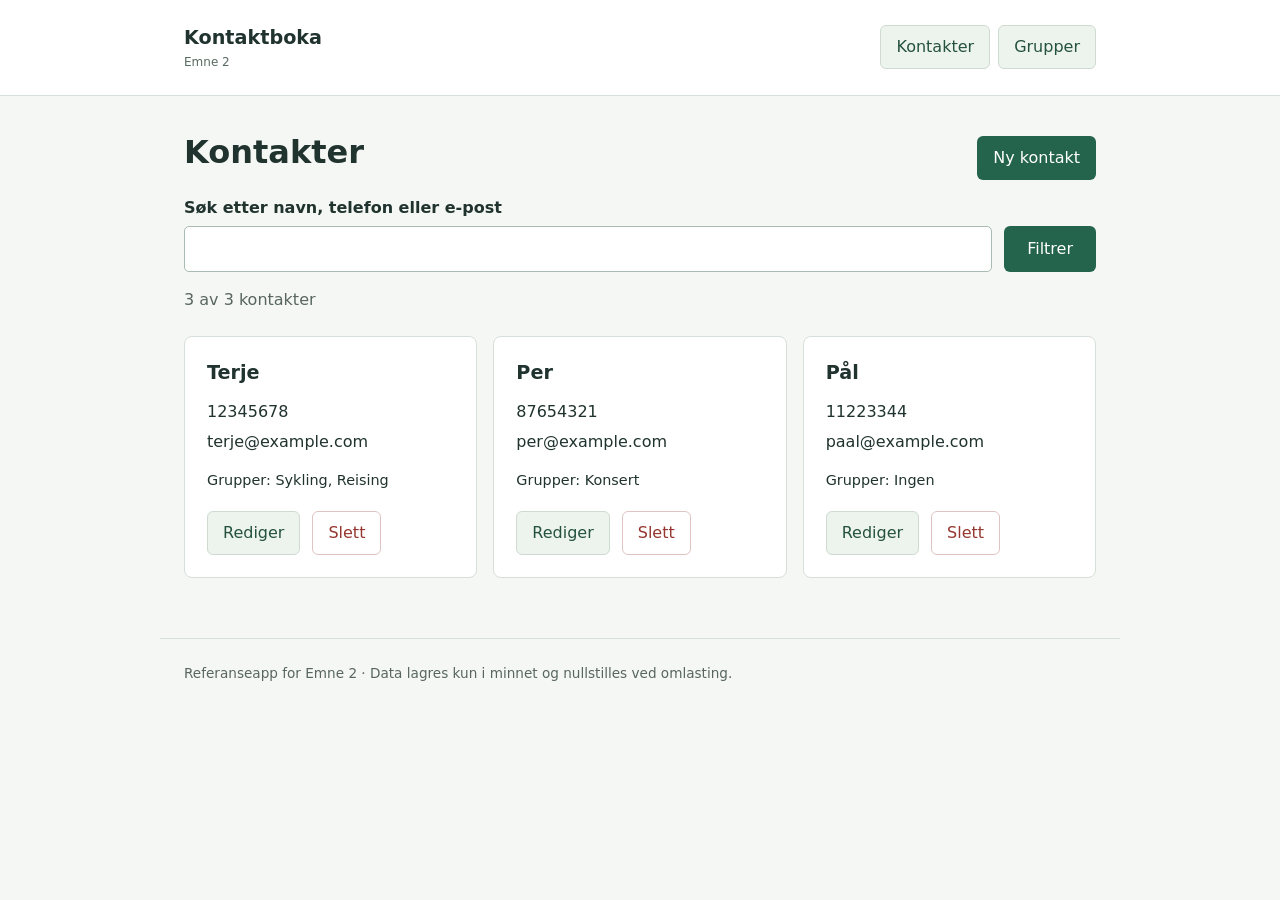
<file: index.html>
<!doctype html>
<html lang="nb">
  <head>
    <meta charset="UTF-8" />
    <meta name="viewport" content="width=device-width, initial-scale=1.0" />
    <title>Kontakter · Emne 2</title>
    <link rel="stylesheet" href="css/style.css">
  </head>
  <body>
    <header>
      <div class="header-inner">
        <span class="brand">Kontaktboka <small>Emne 2</small></span>
        <nav>
          <button class="nav-button" onclick="goToContactsPage()">Kontakter</button>
          <button class="nav-button" onclick="goToGroupsPage()">Grupper</button>
        </nav>
      </div>
    </header>
    <main id="app"></main>
    <footer>Referanseapp for Emne 2 · Data lagres kun i minnet og nullstilles ved omlasting.</footer>
    <script src="js/model.js"></script>
    <script src="js/common.js"></script>
    <script src="js/contactsPageController.js"></script>
    <script src="js/editContactPageController.js"></script>
    <script src="js/groupsPageController.js"></script>
    <script src="js/contactsPageView.js"></script>
    <script src="js/editContactPageView.js"></script>
    <script src="js/groupsPageView.js"></script>
    <script>
      // BRUKERHANDLING → CONTROLLER → MODELLENDRING → updateView() → NY HTML
      function updateView() {
        if (model.app.currentPage === 'contactsPage') {
          updateViewContactsPage();
        }
        else if (model.app.currentPage === 'editContactPage') {
          updateViewEditContactPage();
        }
        else if (model.app.currentPage === 'groupsPage') {
          updateViewGroupsPage();
        }
      }

      updateView();
    </script>
  </body>
</html>
</file>
<file: css/style.css>
:root { font-family: system-ui, sans-serif; color: #20332e; background: #f5f7f4; line-height: 1.5; }
* { box-sizing: border-box; }
body { margin: 0; }
header { background: #fff; border-bottom: 1px solid #d7dfd9; }
.header-inner, main, footer { max-width: 960px; margin: auto; padding: 24px; }
.header-inner, .page-heading, .actions { display: flex; align-items: center; gap: 12px; }
.header-inner, .page-heading { justify-content: space-between; }
.brand { font-weight: 750; font-size: 1.2rem; }
small { display: block; font-size: .75rem; font-weight: 500; color: #586b61; }
nav { display: flex; gap: 8px; }
h1 { font-size: 2rem; margin: 8px 0 20px; }
h2 { font-size: 1.2rem; margin: 0 0 12px; }
p { margin: 6px 0; overflow-wrap: anywhere; }
button, input { font: inherit; }
button { border: 1px solid transparent; border-radius: 6px; padding: 9px 15px; background: #24644d; color: white; cursor: pointer; }
button:hover { filter: brightness(.92); }
button:disabled { opacity: .45; cursor: default; }
.secondary, .nav-button { color: #24523f; background: #edf3ed; border-color: #cfdbd1; }
.danger { color: #95362f; background: #fff; border-color: #e0c4c1; }
:focus-visible { outline: 3px solid #b27616; outline-offset: 3px; }
label { display: block; margin-bottom: 6px; font-weight: 600; }
input:not([type="checkbox"]) { width: 100%; padding: 10px 12px; border: 1px solid #aabbb1; border-radius: 5px; background: white; color: #20332e; }
form { max-width: 580px; }
form > input { margin-bottom: 18px; }
fieldset { margin: 8px 0 24px; border: 1px solid #cfdbd1; border-radius: 6px; padding: 16px; }
legend { font-weight: 600; }
.checkbox { display: flex; align-items: center; gap: 10px; font-weight: 400; padding: 4px 0; }
input[type="checkbox"] { width: 18px; height: 18px; accent-color: #24644d; }
.muted, footer { color: #58665e; }
.muted { margin: 16px 0; }
.cards { display: grid; grid-template-columns: repeat(auto-fit, minmax(240px, 1fr)); gap: 16px; margin-top: 24px; }
.card { padding: 22px; background: #fff; border: 1px solid #d7dfd9; border-radius: 8px; }
.card .actions { margin-top: 20px; }
.groups { margin-top: 16px; font-size: .9rem; }
.new-group .actions { align-items: stretch; }
.new-group button { white-space: nowrap; }
.search-row { display: flex; align-items: stretch; gap: 12px; }
.search-row input { flex: 1; min-width: 0; }
.search-row button { flex-shrink: 0; padding-inline: 22px; }
ul { padding-left: 20px; }
footer { margin-top: 36px; font-size: .85rem; border-top: 1px solid #d7dfd9; }
@media (max-width: 480px) {
    .header-inner { align-items: flex-start; flex-direction: column; }
    .header-inner, main, footer { padding: 18px; }
    .new-group .actions { flex-direction: column; }
}
</file>
